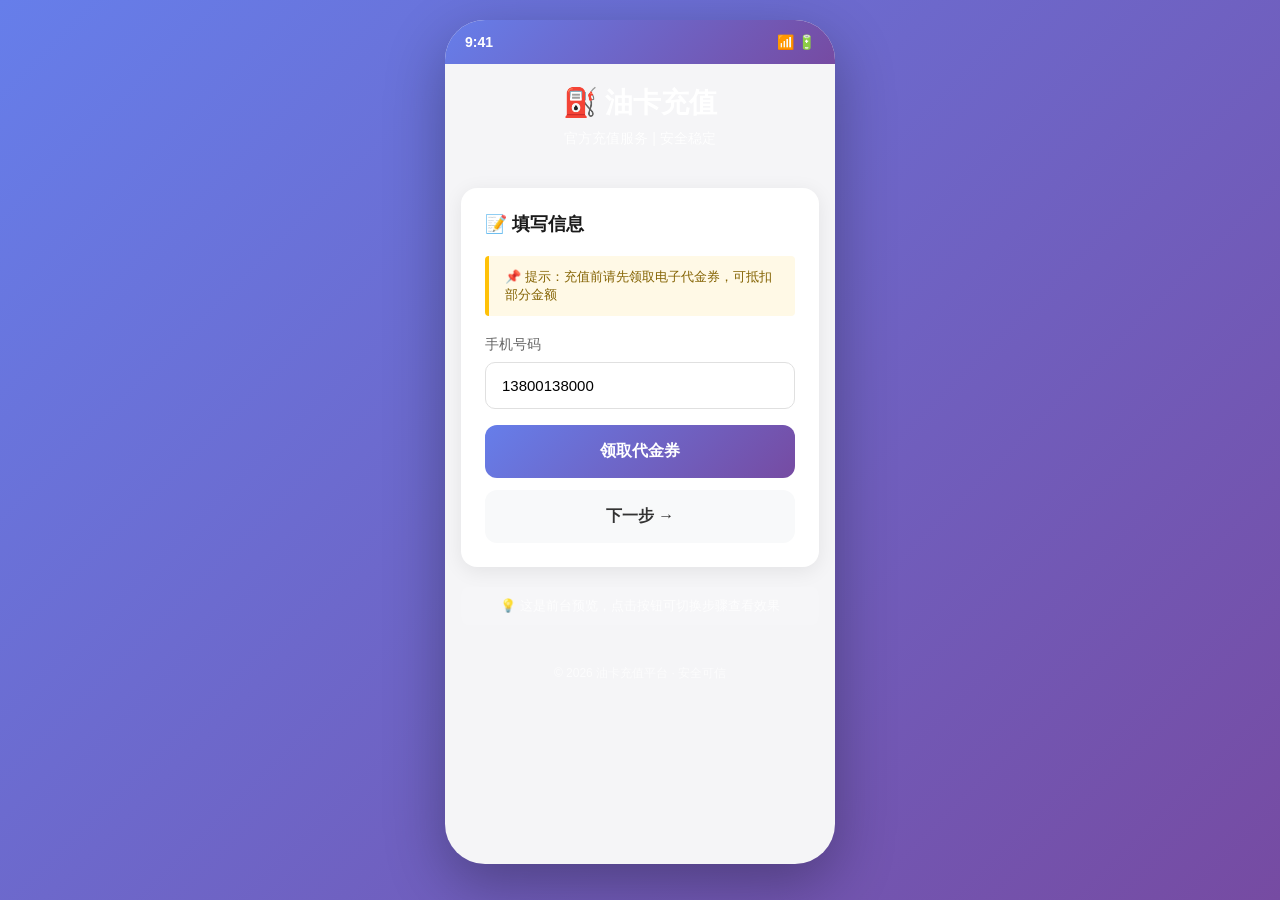
<file: preview.html>
<!DOCTYPE html>
<html lang="zh-CN">
<head>
    <meta charset="UTF-8">
    <meta name="viewport" content="width=device-width, initial-scale=1.0">
    <title>油卡充值 - 前台预览</title>
    <style>
        * { margin: 0; padding: 0; box-sizing: border-box; }
        body {
            font-family: -apple-system, BlinkMacSystemFont, 'Segoe UI', Roboto, sans-serif;
            background: linear-gradient(135deg, #667eea 0%, #764ba2 100%);
            min-height: 100vh;
            padding: 20px;
        }
        .phone-preview {
            max-width: 390px;
            margin: 0 auto;
            background: #f5f5f7;
            border-radius: 40px;
            overflow: hidden;
            box-shadow: 0 20px 60px rgba(0,0,0,0.3);
            min-height: 844px;
            position: relative;
        }
        .status-bar {
            height: 44px;
            background: linear-gradient(135deg, #667eea 0%, #764ba2 100%);
            display: flex;
            align-items: center;
            justify-content: space-between;
            padding: 0 20px;
            color: #fff;
            font-size: 14px;
            font-weight: 600;
        }
        .content {
            padding: 20px 16px;
        }
        .header {
            text-align: center;
            padding: 20px 0;
            color: #fff;
        }
        .header h1 {
            font-size: 28px;
            font-weight: 700;
            margin-bottom: 8px;
        }
        .header p {
            font-size: 14px;
            opacity: 0.9;
        }
        .card {
            background: #fff;
            border-radius: 16px;
            padding: 24px;
            margin-bottom: 16px;
            box-shadow: 0 4px 20px rgba(0,0,0,0.08);
        }
        .card-title {
            font-size: 18px;
            font-weight: 600;
            margin-bottom: 20px;
            color: #1a1a1a;
        }
        .amount-grid {
            display: grid;
            grid-template-columns: repeat(3, 1fr);
            gap: 12px;
            margin-bottom: 20px;
        }
        .amount-item {
            background: #f8f9fa;
            border: 2px solid #e9ecef;
            border-radius: 12px;
            padding: 20px 12px;
            text-align: center;
            cursor: pointer;
            transition: all 0.2s;
        }
        .amount-item:hover {
            border-color: #667eea;
            transform: translateY(-2px);
        }
        .amount-item.selected {
            border-color: #667eea;
            background: #f0f4ff;
        }
        .amount-value {
            font-size: 22px;
            font-weight: 700;
            color: #333;
            margin-bottom: 4px;
        }
        .amount-desc {
            font-size: 12px;
            color: #666;
        }
        .amount-coupon {
            font-size: 11px;
            color: #e74c3c;
            margin-top: 4px;
        }
        .form-group {
            margin-bottom: 16px;
        }
        .form-label {
            display: block;
            font-size: 14px;
            color: #666;
            margin-bottom: 8px;
        }
        .form-input {
            width: 100%;
            padding: 14px 16px;
            border: 1.5px solid #e0e0e0;
            border-radius: 10px;
            font-size: 15px;
        }
        .btn {
            width: 100%;
            padding: 16px;
            border: none;
            border-radius: 12px;
            font-size: 16px;
            font-weight: 600;
            cursor: pointer;
        }
        .btn-primary {
            background: linear-gradient(135deg, #667eea 0%, #764ba2 100%);
            color: #fff;
        }
        .btn-secondary {
            background: #f8f9fa;
            color: #333;
            margin-top: 12px;
        }
        .upload-area {
            border: 2px dashed #d0d0d0;
            border-radius: 12px;
            padding: 40px 20px;
            text-align: center;
            background: #fafafa;
        }
        .upload-icon {
            font-size: 48px;
            color: #ccc;
            margin-bottom: 12px;
        }
        .upload-text {
            font-size: 14px;
            color: #666;
        }
        .notice {
            background: #fff9e6;
            border-left: 4px solid #ffc107;
            padding: 12px 16px;
            border-radius: 4px;
            margin-bottom: 20px;
            font-size: 13px;
            color: #856404;
        }
        .summary-row {
            display: flex;
            justify-content: space-between;
            padding: 10px 0;
            border-bottom: 1px solid #f0f0f0;
            font-size: 14px;
        }
        .summary-row:last-child {
            border-bottom: none;
            font-weight: 600;
            color: #e74c3c;
        }
        .footer {
            text-align: center;
            padding: 20px;
            color: rgba(255,255,255,0.7);
            font-size: 12px;
        }
        .demo-note {
            text-align: center;
            color: rgba(255,255,255,0.8);
            font-size: 13px;
            margin-top: 20px;
            padding: 10px;
            background: rgba(255,255,255,0.1);
            border-radius: 8px;
        }
    </style>
</head>
<body>
    <div class="phone-preview">
        <div class="status-bar">
            <span>9:41</span>
            <span>📶 🔋</span>
        </div>
        
        <div class="header">
            <h1>⛽ 油卡充值</h1>
            <p>官方充值服务 | 安全稳定</p>
        </div>
        
        <div class="content">
            <!-- 第一步 -->
            <div class="card" id="step1">
                <h2 class="card-title">📝 填写信息</h2>
                <div class="notice">
                    📌 提示：充值前请先领取电子代金券，可抵扣部分金额
                </div>
                <div class="form-group">
                    <label class="form-label">手机号码</label>
                    <input type="tel" class="form-input" placeholder="请输入11位手机号" value="13800138000">
                </div>
                <button class="btn btn-primary">领取代金券</button>
                <button class="btn btn-secondary">下一步 →</button>
            </div>
            
            <!-- 第二步 -->
            <div class="card" id="step2" style="display:none">
                <h2 class="card-title">💰 选择充值金额</h2>
                <div class="amount-grid">
                    <div class="amount-item selected">
                        <div class="amount-value">¥300</div>
                        <div class="amount-desc">实付¥255</div>
                        <div class="amount-coupon">送¥45</div>
                    </div>
                    <div class="amount-item">
                        <div class="amount-value">¥500</div>
                        <div class="amount-desc">实付¥425</div>
                        <div class="amount-coupon">送¥75</div>
                    </div>
                    <div class="amount-item">
                        <div class="amount-value">¥1000</div>
                        <div class="amount-desc">实付¥850</div>
                        <div class="amount-coupon">送¥150</div>
                    </div>
                    <div class="amount-item">
                        <div class="amount-value">¥2000</div>
                        <div class="amount-desc">实付¥1700</div>
                        <div class="amount-coupon">送¥300</div>
                    </div>
                </div>
                <div id="orderSummary">
                    <div class="summary-row">
                        <span>充值金额</span>
                        <span>¥300</span>
                    </div>
                    <div class="summary-row">
                        <span>代金券抵扣</span>
                        <span style="color:#28a745;">-¥45</span>
                    </div>
                    <div class="summary-row">
                        <span>实付金额</span>
                        <span style="color:#e74c3c;font-size:18px;">¥255</span>
                    </div>
                </div>
                <button class="btn btn-primary">下一步 →</button>
            </div>
            
            <!-- 第三步 -->
            <div class="card" id="step3" style="display:none">
                <h2 class="card-title">💳 扫码支付</h2>
                <div style="text-align:center;margin-bottom:16px;">
                    <div style="width:200px;height:200px;background:#f0f0f0;margin:0 auto 12px;border-radius:8px;display:flex;align-items:center;justify-content:center;font-size:14px;color:#999;">
                        [收款码图片]
                    </div>
                    <p style="font-size:14px;color:#666;">请使用微信扫码支付</p>
                </div>
                <div class="form-group">
                    <label class="form-label">上传付款截图</label>
                    <div class="upload-area">
                        <div class="upload-icon">📷</div>
                        <div class="upload-text">点击上传付款凭证</div>
                    </div>
                </div>
                <button class="btn btn-primary">我已支付，提交充值</button>
            </div>
            
            <div class="demo-note">
                💡 这是前台预览，点击按钮可切换步骤查看效果
            </div>
        </div>
        
        <div class="footer">
            © 2026 油卡充值平台 · 安全可信
        </div>
    </div>
    
    <script>
        // 演示交互
        document.querySelectorAll('.btn-primary')[0].onclick = function() {
            document.getElementById('step1').style.display = 'none';
            document.getElementById('step2').style.display = 'block';
        };
        
        document.querySelectorAll('.btn-secondary')[0].onclick = function() {
            document.getElementById('step1').style.display = 'none';
            document.getElementById('step2').style.display = 'block';
        };
        
        document.querySelectorAll('.btn-primary')[1].onclick = function() {
            document.getElementById('step2').style.display = 'none';
            document.getElementById('step3').style.display = 'block';
        };
        
        document.querySelectorAll('.amount-item').forEach(item => {
            item.onclick = function() {
                document.querySelectorAll('.amount-item').forEach(i => i.classList.remove('selected'));
                this.classList.add('selected');
            };
        });
    </script>
</body>
</html>
</file>
